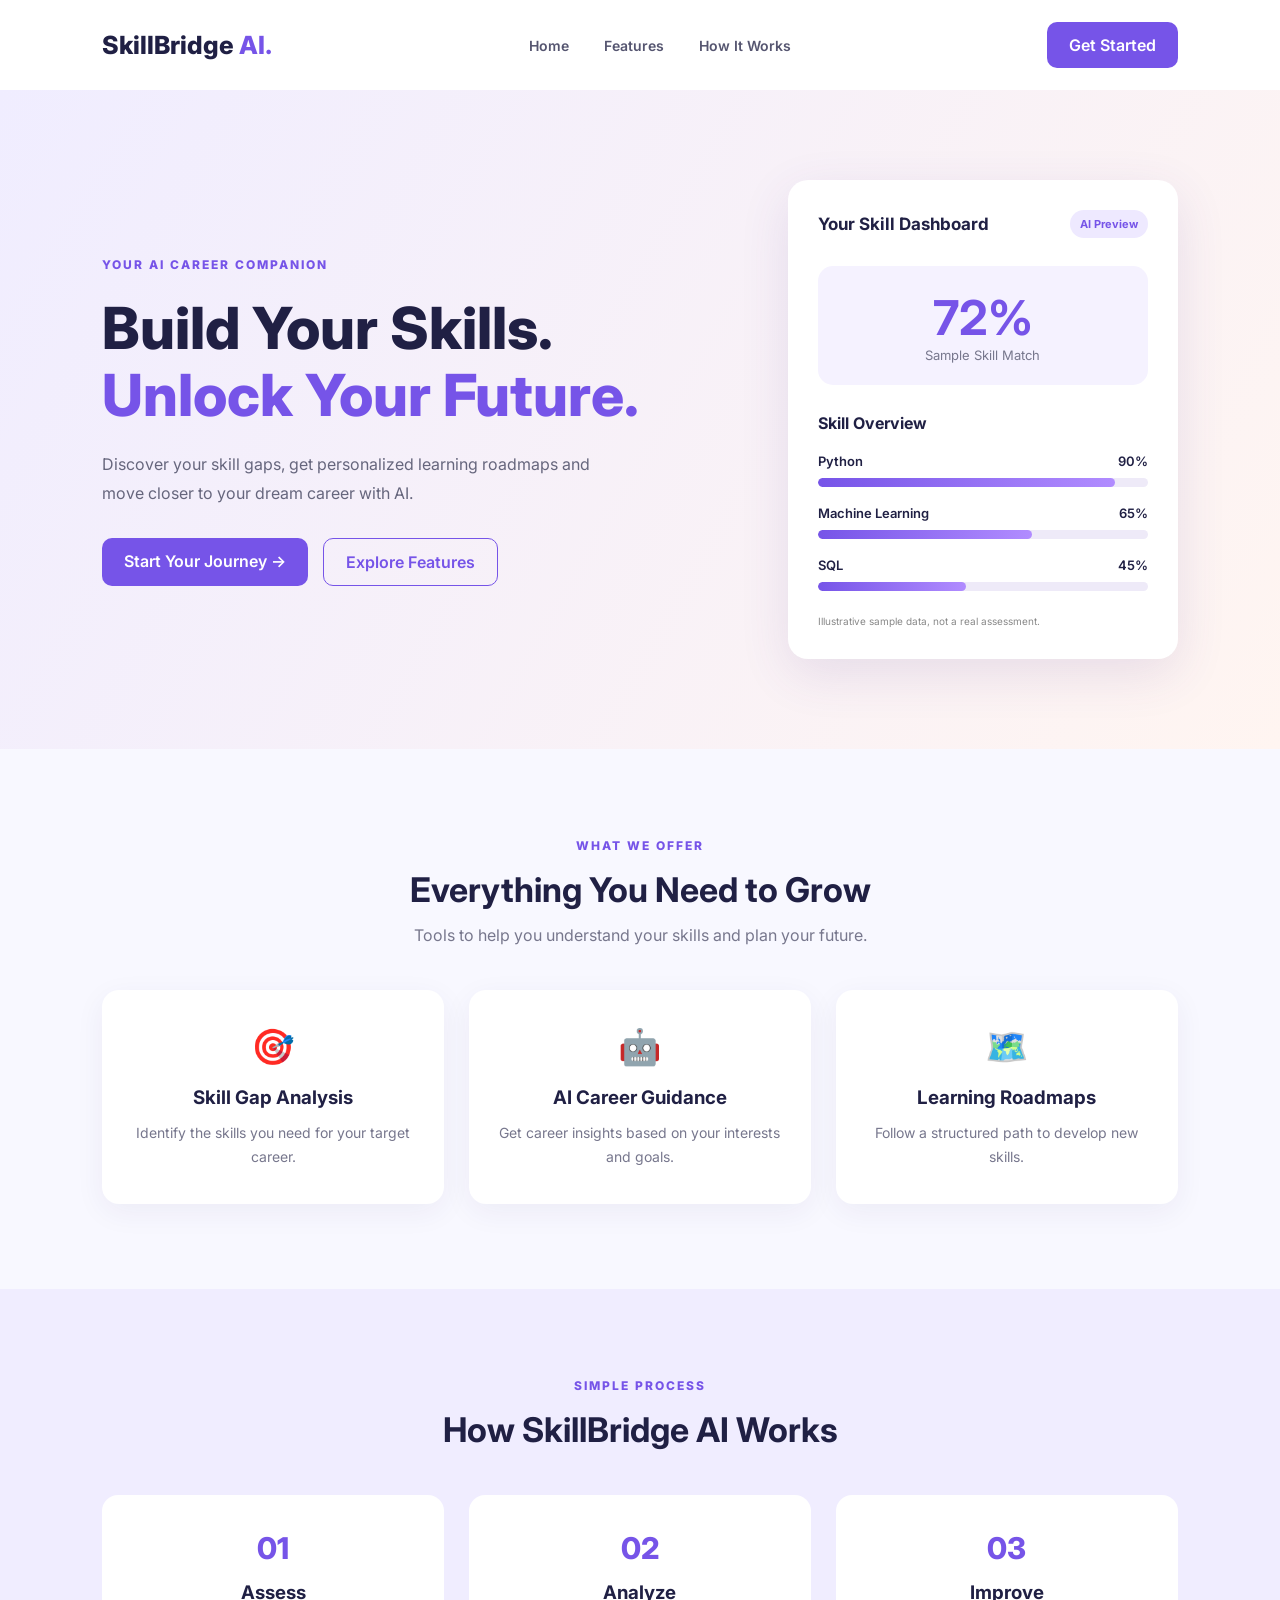
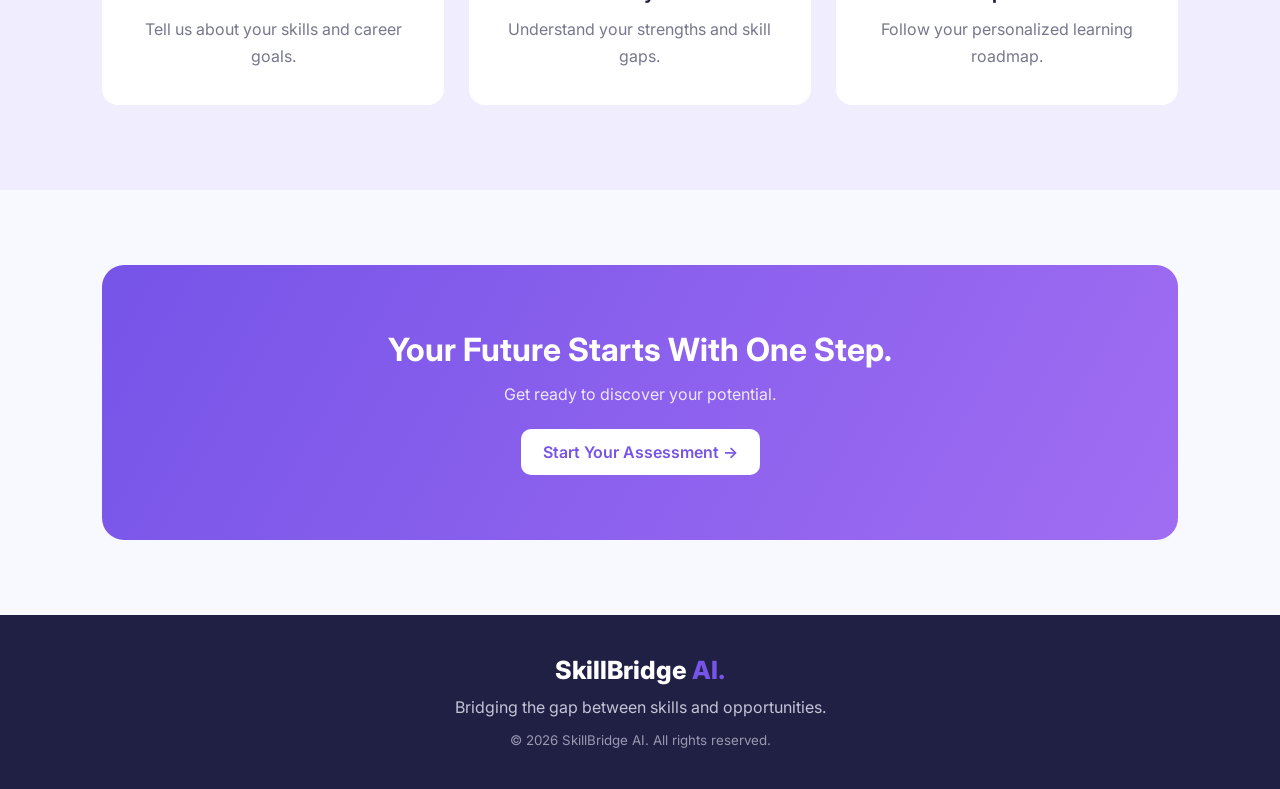
<file: index.html>
<!DOCTYPE html>
<html lang="en">
<head>
    <meta charset="UTF-8">
    <meta name="viewport" content="width=device-width, initial-scale=1.0">
    <title>SkillBridge AI</title>
    <link rel="stylesheet" href="style.css">
</head>
<body>

    <!-- Navigation -->
    <header class="navbar">
        <div class="logo">SkillBridge <span>AI.</span></div>

        <nav>
            <a href="#home">Home</a>
            <a href="#features">Features</a>
            <a href="#how-it-works">How It Works</a>
        </nav>

        <a href="#assessment" class="nav-button">Get Started</a>
    </header>

    <!-- Hero Section -->
    <main>
        <section class="hero" id="home">
            <div class="hero-content">
                <span class="tag">YOUR AI CAREER COMPANION</span>

                <h1>
                    Build Your Skills.<br>
                    <span>Unlock Your Future.</span>
                </h1>

                <p>
                    Discover your skill gaps, get personalized learning
                    roadmaps and move closer to your dream career with AI.
                </p>

                <div class="hero-buttons">
                    <a href="#assessment" class="primary-button">
                        Start Your Journey →
                    </a>
                    <a href="#features" class="secondary-button">
                        Explore Features
                    </a>
                </div>
            </div>

            <div class="dashboard-card">
                <div class="dashboard-top">
                    <h3>Your Skill Dashboard</h3>
                    <span>AI Preview</span>
                </div>

                <div class="score">
                    <strong>72%</strong>
                    <p>Sample Skill Match</p>
                </div>

                <h4>Skill Overview</h4>

                <div class="skill">
                    <div><span>Python</span><span>90%</span></div>
                    <div class="progress"><span style="width:90%"></span></div>
                </div>

                <div class="skill">
                    <div><span>Machine Learning</span><span>65%</span></div>
                    <div class="progress"><span style="width:65%"></span></div>
                </div>

                <div class="skill">
                    <div><span>SQL</span><span>45%</span></div>
                    <div class="progress"><span style="width:45%"></span></div>
                </div>

                <small>Illustrative sample data, not a real assessment.</small>
            </div>
        </section>

        <!-- Features -->
        <section class="features" id="features">
            <div class="section-heading">
                <span class="tag">WHAT WE OFFER</span>
                <h2>Everything You Need to Grow</h2>
                <p>Tools to help you understand your skills and plan your future.</p>
            </div>

            <div class="feature-grid">
                <div class="feature-card">
                    <div class="feature-icon">🎯</div>
                    <h3>Skill Gap Analysis</h3>
                    <p>Identify the skills you need for your target career.</p>
                </div>

                <div class="feature-card">
                    <div class="feature-icon">🤖</div>
                    <h3>AI Career Guidance</h3>
                    <p>Get career insights based on your interests and goals.</p>
                </div>

                <div class="feature-card">
                    <div class="feature-icon">🗺️</div>
                    <h3>Learning Roadmaps</h3>
                    <p>Follow a structured path to develop new skills.</p>
                </div>
            </div>
        </section>

        <!-- How it works -->
        <section class="how-it-works" id="how-it-works">
            <div class="section-heading">
                <span class="tag">SIMPLE PROCESS</span>
                <h2>How SkillBridge AI Works</h2>
            </div>

            <div class="steps">
                <div class="step">
                    <span>01</span>
                    <h3>Assess</h3>
                    <p>Tell us about your skills and career goals.</p>
                </div>

                <div class="step">
                    <span>02</span>
                    <h3>Analyze</h3>
                    <p>Understand your strengths and skill gaps.</p>
                </div>

                <div class="step">
                    <span>03</span>
                    <h3>Improve</h3>
                    <p>Follow your personalized learning roadmap.</p>
                </div>
            </div>
        </section>

        <!-- Call to action -->
        <section class="cta" id="assessment">
            <h2>Your Future Starts With One Step.</h2>
            <p>Get ready to discover your potential.</p>
            <a href="assessment.html" class="primary-button">Start Your Assessment →</a>
        </section>
    </main>

    <footer>
        <div class="logo">SkillBridge <span>AI.</span></div>
        <p>Bridging the gap between skills and opportunities.</p>
        <small>© 2026 SkillBridge AI. All rights reserved.</small>
    </footer>

</body>
</html>
</file>
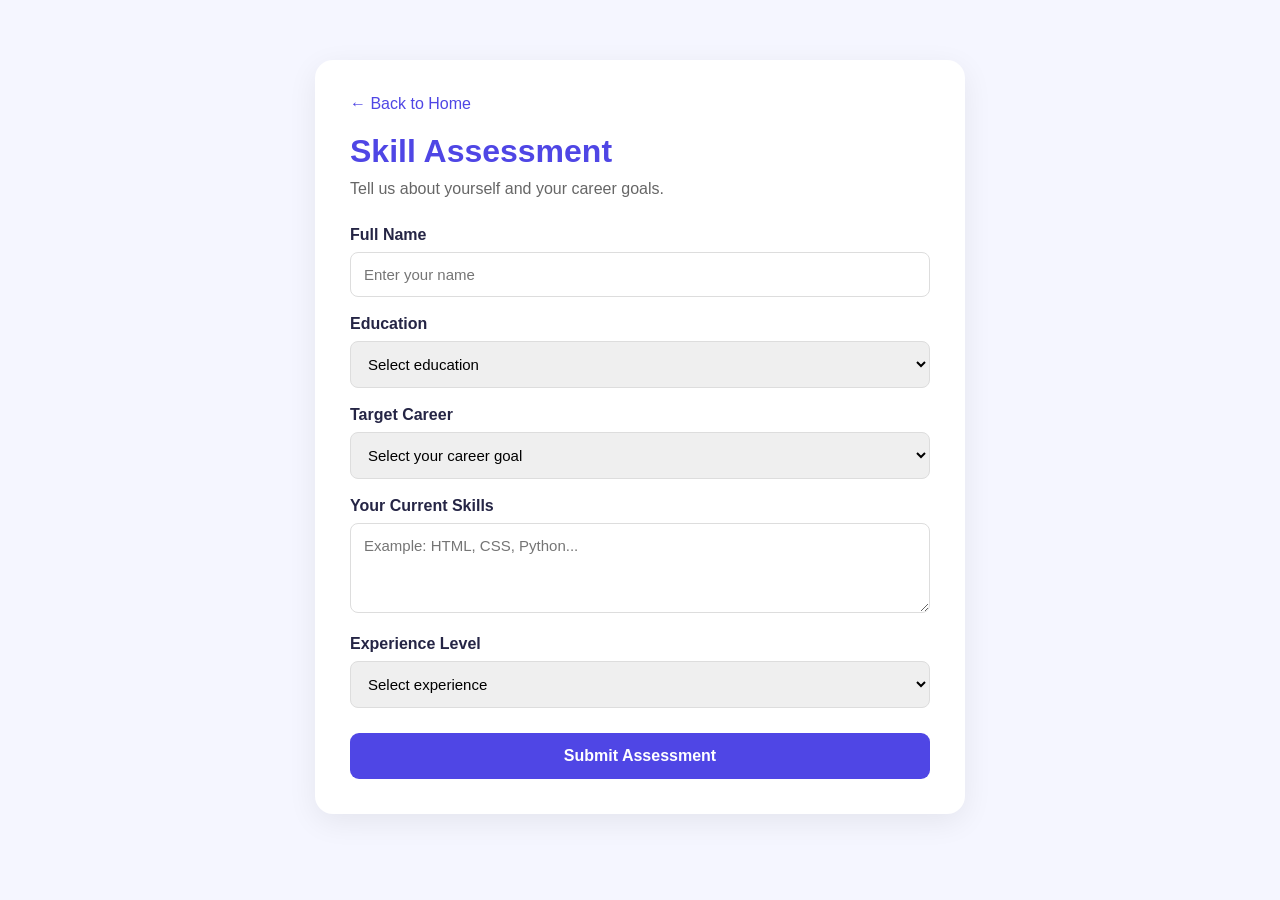
<file: assessment.html>
<!DOCTYPE html>
<html lang="en">
<head>
  <meta charset="UTF-8">
  <meta name="viewport" content="width=device-width, initial-scale=1.0">
  <title>Skill Assessment | SkillBridge AI</title>

  <style>
    * {
      box-sizing: border-box;
      margin: 0;
      padding: 0;
      font-family: Arial, sans-serif;
    }

    body {
      background: #f5f6ff;
      color: #252545;
      padding: 30px 15px;
    }

    .container {
      max-width: 650px;
      margin: 30px auto;
      background: white;
      padding: 35px;
      border-radius: 18px;
      box-shadow: 0 8px 30px rgba(0,0,0,0.07);
    }

    h1 {
      color: #4f46e5;
      margin-bottom: 10px;
    }

    .subtitle {
      color: #666;
      margin-bottom: 28px;
    }

    label {
      display: block;
      font-weight: bold;
      margin: 18px 0 8px;
    }

    input, select, textarea {
      width: 100%;
      padding: 13px;
      border: 1px solid #ddd;
      border-radius: 8px;
      font-size: 15px;
    }

    textarea {
      min-height: 90px;
      resize: vertical;
    }

    button {
      width: 100%;
      padding: 14px;
      margin-top: 25px;
      border: none;
      border-radius: 9px;
      background: #4f46e5;
      color: white;
      font-size: 16px;
      font-weight: bold;
      cursor: pointer;
    }

    button:hover {
      background: #3730a3;
    }

    #result {
      display: none;
      margin-top: 22px;
      padding: 18px;
      background: #eefcf7;
      border-radius: 10px;
      line-height: 1.7;
    }

    .back {
      display: inline-block;
      margin-bottom: 20px;
      color: #4f46e5;
      text-decoration: none;
    }
  </style>
</head>

<body>

  <div class="container">

    <a class="back" href="index.html">← Back to Home</a>

    <h1>Skill Assessment</h1>
    <p class="subtitle">
      Tell us about yourself and your career goals.
    </p>

    <form id="assessmentForm">

      <label for="name">Full Name</label>
      <input type="text" id="name" placeholder="Enter your name" required>

      <label for="education">Education</label>
      <select id="education" required>
        <option value="">Select education</option>
        <option>B.Tech</option>
        <option>BCA</option>
        <option>B.Sc</option>
        <option>MCA</option>
        <option>Other</option>
      </select>

      <label for="career">Target Career</label>
      <select id="career" required>
        <option value="">Select your career goal</option>
        <option>Software Developer</option>
        <option>AI / ML Engineer</option>
        <option>Data Scientist</option>
        <option>Web Developer</option>
        <option>UI / UX Designer</option>
      </select>

      <label for="skills">Your Current Skills</label>
      <textarea id="skills" placeholder="Example: HTML, CSS, Python..." required></textarea>

      <label for="experience">Experience Level</label>
      <select id="experience" required>
        <option value="">Select experience</option>
        <option>Beginner</option>
        <option>Intermediate</option>
        <option>Advanced</option>
      </select>

      <button type="submit">Submit Assessment</button>

    </form>

    <div id="result"></div>

  </div>

  
<script>
document.getElementById("assessmentForm").addEventListener("submit", async function(event) {
    event.preventDefault();

    const name = document.getElementById("name").value;
    const education = document.getElementById("education").value;
    const career = document.getElementById("career").value;
    const skills = document.getElementById("skills").value;
    const experience = document.getElementById("experience").value;

    const assessmentData = {
        name: name,
        education: education,
        career: career,
        skills: skills,
        experience: experience
    };

    try {
        const response = await fetch("http://127.0.0.1:5000/api/assessment", {
            method: "POST",
            headers: {
                "Content-Type": "application/json"
            },
            body: JSON.stringify(assessmentData)
        });

        const result = await response.json();

        if (!response.ok) {
            throw new Error(result.message || "Something went wrong");
        }

        sessionStorage.setItem("name", name);
        sessionStorage.setItem("education", education);
        sessionStorage.setItem("career", career);
        sessionStorage.setItem("skills", skills);
        sessionStorage.setItem("experience", experience);

        sessionStorage.setItem("assessmentData", JSON.stringify(result.assessment));

        window.location.href = "dashboard.html";

    } catch (error) {
        alert("Backend connection failed: " + error.message);
        console.error(error);
    }
});
</script>
</file>
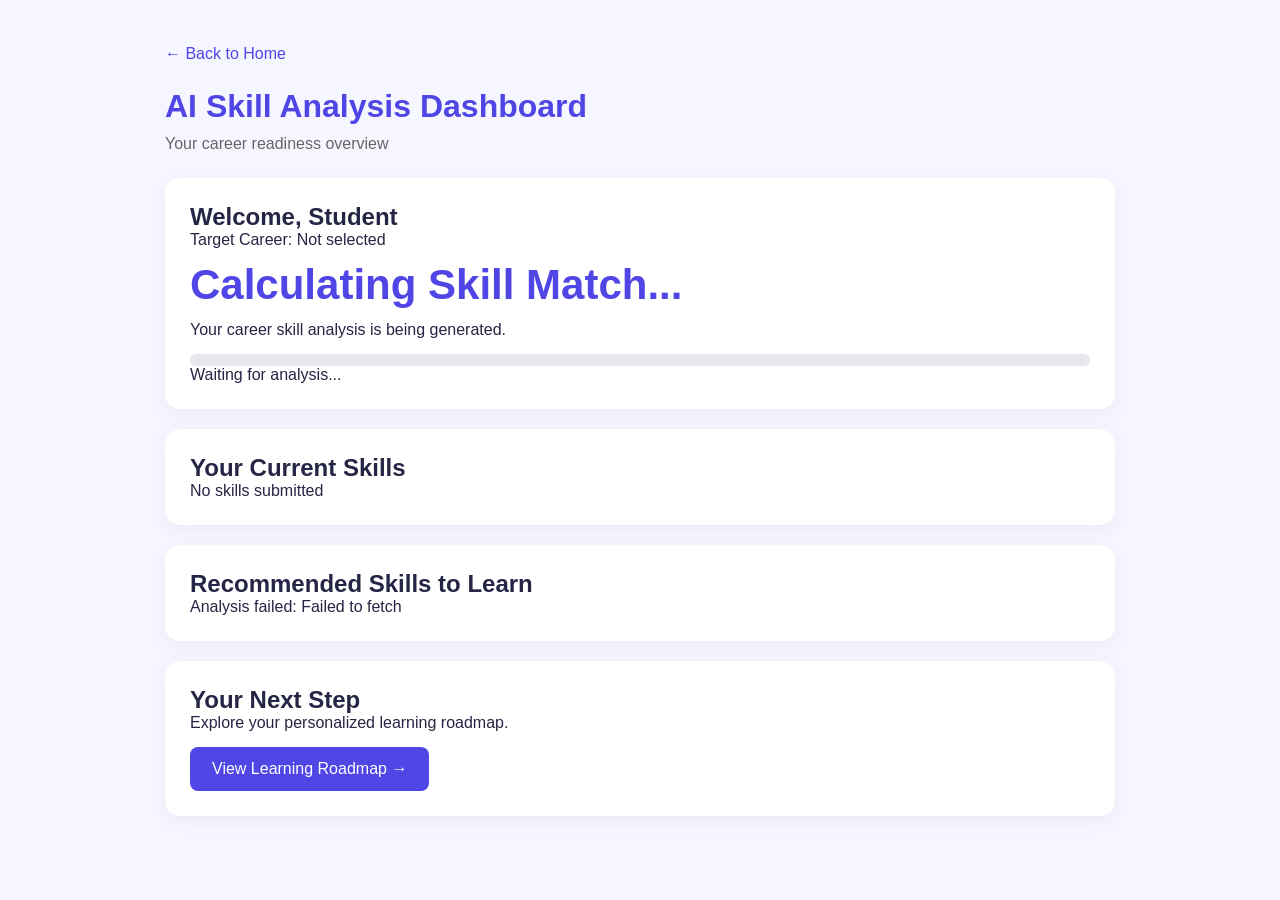
<file: dashboard.html>
<!DOCTYPE html>
<html lang="en">
<head>
  <meta charset="UTF-8">
  <meta name="viewport" content="width=device-width, initial-scale=1.0">
  <title>AI Skill Analysis | SkillBridge AI</title>

  <style>
    * {
      box-sizing: border-box;
      margin: 0;
      padding: 0;
      font-family: Arial, sans-serif;
    }

    body {
      background: #f5f6ff;
      color: #252545;
      padding: 25px;
    }

    .container {
      max-width: 950px;
      margin: 20px auto;
    }

    .back {
      color: #4f46e5;
      text-decoration: none;
      display: inline-block;
      margin-bottom: 25px;
    }

    h1 {
      color: #4f46e5;
      margin-bottom: 10px;
    }

    .subtitle {
      color: #666;
      margin-bottom: 25px;
    }

    .card {
      background: white;
      padding: 25px;
      border-radius: 15px;
      margin-bottom: 20px;
      box-shadow: 0 5px 20px rgba(0,0,0,0.05);
    }

    .score {
      font-size: 42px;
      font-weight: bold;
      color: #4f46e5;
      margin: 12px 0;
    }

    .skill {
      margin: 18px 0;
    }

    .bar {
      background: #e5e7eb;
      height: 10px;
      border-radius: 10px;
      margin-top: 8px;
      overflow: hidden;
    }

    .fill {
      height: 100%;
      background: #4f46e5;
      border-radius: 10px;
    }

    .tag {
      display: inline-block;
      background: #eef2ff;
      color: #4f46e5;
      padding: 8px 12px;
      border-radius: 20px;
      margin: 5px;
    }

    .note {
      color: #777;
      font-size: 13px;
      margin-top: 15px;
    }
  </style>
</head>

<body>
  <div class="container">

    <a href="index.html" class="back">← Back to Home</a>

    <h1>AI Skill Analysis Dashboard</h1>
    <p class="subtitle">Your career readiness overview</p>

    <div class="card">
      <h2 id="welcome">Welcome!</h2>
      <p id="career">Target Career: Loading...</p>
      
<div class="score" id="matchScore">Calculating Skill Match...</div>

<p id="analysisDescription">
    Your career skill analysis is being generated.
</p>

<div style="margin-top:15px;">
    <div style="background:#e5e7eb; height:12px; border-radius:10px; overflow:hidden;">
        <div id="matchBar" style="width:0%; height:100%; background:#4f46e5; border-radius:10px;"></div>
    </div>
    <p id="matchDetails">Waiting for analysis...</p>
</div>

    </div>

    <div class="card">
      <h2>Your Current Skills</h2>
      <p id="skills">Loading skills...</p>
    </div>

    <div class="card">
      <h2>Recommended Skills to Learn</h2>
      <div id="recommendations"></div>
    </div>

    <div class="card">
  <h2>Your Next Step</h2>
  <p>Explore your personalized learning roadmap.</p>

  <a href="roadmap.html" style="
    display:inline-block;
    margin-top:15px;
    padding:13px 22px;
    background:#4f46e5;
    color:white;
    text-decoration:none;
    border-radius:8px;
  ">
    View Learning Roadmap →
  </a>
</div>

  </div>


<script>
async function loadDashboard() {
    const name = sessionStorage.getItem("name") || "Student";
    const career = sessionStorage.getItem("career") || "Not selected";
    const skills = sessionStorage.getItem("skills") || "";

    document.getElementById("welcome").textContent = "Welcome, " + name;
    document.getElementById("career").textContent = "Target Career: " + career;
    document.getElementById("skills").textContent = skills || "No skills submitted";

    const recommendationBox = document.getElementById("recommendations");
    recommendationBox.textContent = "Analyzing your skills...";

    try {
        const response = await fetch("http://127.0.0.1:5000/api/analyze", {
            method: "POST",
            headers: {
                "Content-Type": "application/json"
            },
            body: JSON.stringify({
                career: career,
                skills: skills
            })
        });

        const result = await response.json();

        if (!response.ok) {
            throw new Error(result.message || "Analysis failed");
        }
        const percentage = result.total_required > 0
    ? Math.round((result.matched_count / result.total_required) * 100)
    : 0;

document.getElementById("matchScore").textContent =
    percentage + "% Skill Match";

document.getElementById("analysisDescription").textContent =
    "Your skill analysis for " + career + " is complete.";

document.getElementById("matchBar").style.width =
    percentage + "%";

document.getElementById("matchDetails").textContent =
    result.matched_count + " out of " +
    result.total_required + " required skills matched.";

        recommendationBox.replaceChildren();

        function addSkill(title, skillList) {
            const heading = document.createElement("h3");
            heading.textContent = title;
            recommendationBox.appendChild(heading);

            if (skillList.length === 0) {
                const message = document.createElement("p");
                message.textContent = "No skills identified in this category.";
                recommendationBox.appendChild(message);
                return;
            }

            skillList.forEach(skill => {
                const tag = document.createElement("span");
                tag.className = "tag";
                tag.textContent = skill;
                recommendationBox.appendChild(tag);
            });
        }

        addSkill("Already Known", result.known_skills);
        addSkill("Skills to Learn", result.missing_skills);

        sessionStorage.setItem(
            "missingSkills",
            JSON.stringify(result.missing_skills)
        );

        sessionStorage.setItem(
            "analysisResult",
            JSON.stringify(result)
        );

    } catch (error) {
        recommendationBox.textContent =
            "Analysis failed: " + error.message;

        console.error(error);
    }
}

loadDashboard();
</script>
</body>
</html>
</file>
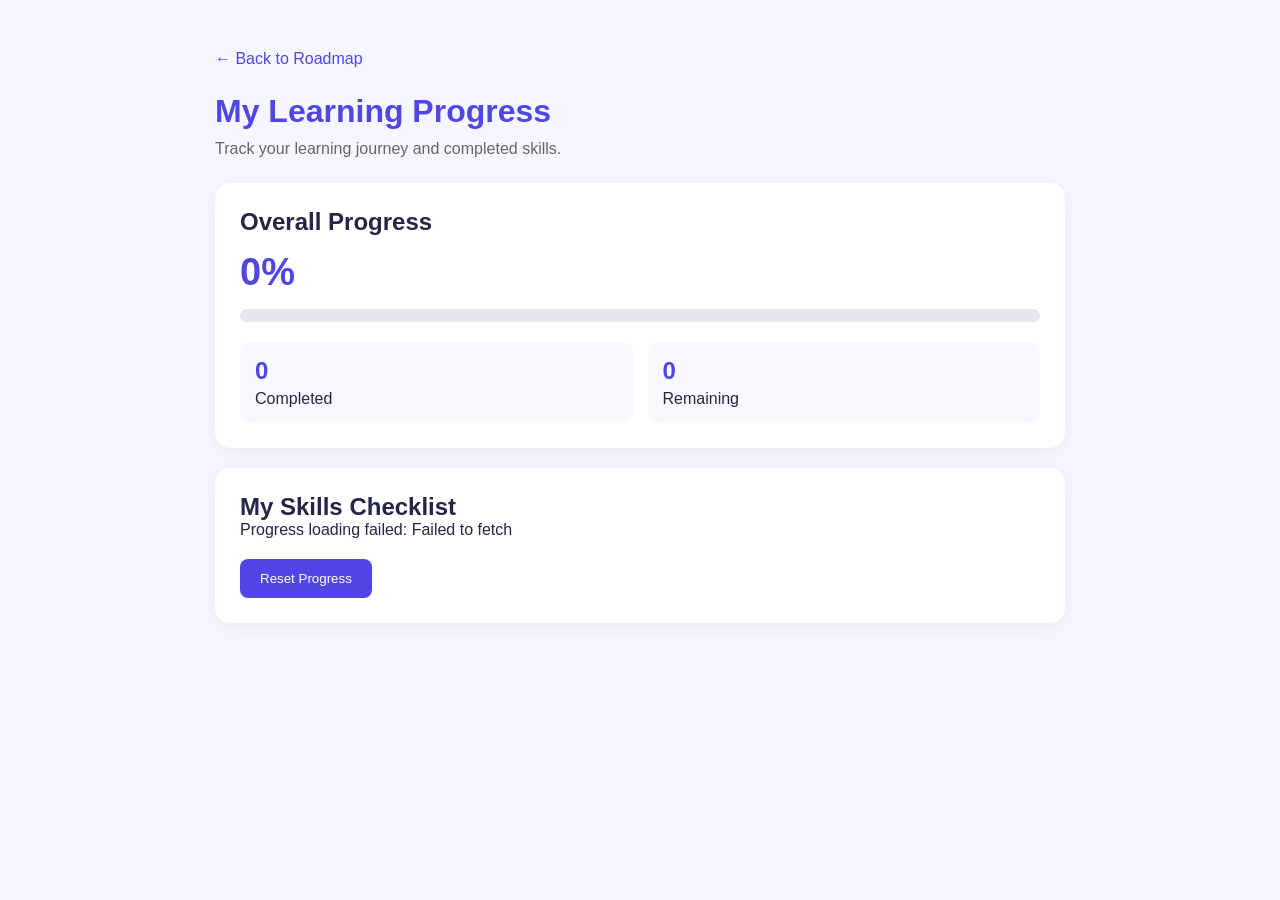
<file: progress.html>
<!DOCTYPE html>
<html lang="en">
<head>
<meta charset="UTF-8">
<meta name="viewport" content="width=device-width, initial-scale=1.0">
<title>Progress Tracker | SkillBridge AI</title>

<style>
* {
  margin: 0;
  padding: 0;
  box-sizing: border-box;
  font-family: Arial, sans-serif;
}

body {
  background: #f5f6ff;
  color: #252545;
  padding: 25px;
}

.container {
  max-width: 850px;
  margin: 25px auto;
}

.back {
  display: inline-block;
  color: #4f46e5;
  text-decoration: none;
  margin-bottom: 25px;
}

h1 {
  color: #4f46e5;
  margin-bottom: 10px;
}

.subtitle {
  color: #666;
  margin-bottom: 25px;
}

.card {
  background: white;
  padding: 25px;
  border-radius: 15px;
  margin-bottom: 20px;
  box-shadow: 0 5px 20px rgba(0,0,0,0.05);
}

.progress-number {
  font-size: 38px;
  font-weight: bold;
  color: #4f46e5;
  margin: 15px 0;
}

.progress-bar {
  width: 100%;
  height: 13px;
  background: #e5e7eb;
  border-radius: 20px;
  overflow: hidden;
}

.progress-fill {
  height: 100%;
  width: 0%;
  background: #4f46e5;
  transition: width 0.3s;
}

.skill-item {
  display: flex;
  align-items: center;
  gap: 12px;
  padding: 15px 0;
  border-bottom: 1px solid #eee;
}

.skill-item:last-child {
  border-bottom: none;
}

.skill-item input {
  width: 18px;
  height: 18px;
  accent-color: #4f46e5;
  cursor: pointer;
}

.skill-item label {
  cursor: pointer;
}

.stats {
  display: flex;
  gap: 15px;
  margin-top: 20px;
}

.stat {
  flex: 1;
  background: #f8f8ff;
  padding: 15px;
  border-radius: 10px;
}

.stat h2 {
  color: #4f46e5;
  margin-bottom: 5px;
}

button {
  background: #4f46e5;
  color: white;
  border: none;
  padding: 12px 20px;
  border-radius: 8px;
  cursor: pointer;
  margin-top: 20px;
}

button:hover {
  background: #3730a3;
}

</style>
</head>

<body>
<div class="container">

<a href="roadmap.html" class="back">← Back to Roadmap</a>

<h1>My Learning Progress</h1>
<p class="subtitle">Track your learning journey and completed skills.</p>

<div class="card">
  <h2>Overall Progress</h2>
  <div class="progress-number" id="percentage">0%</div>

  <div class="progress-bar">
    <div class="progress-fill" id="progressFill"></div>
  </div>

  <div class="stats">
    <div class="stat">
      <h2 id="completed">0</h2>
      <p>Completed</p>
    </div>

    <div class="stat">
      <h2 id="pending">0</h2>
      <p>Remaining</p>
    </div>
  </div>
</div>

<div class="card">
  <h2>My Skills Checklist</h2>
  <div id="skillList"></div>

  <button id="resetButton">Reset Progress</button>
</div>

</div>

<script>

const career = sessionStorage.getItem("career") || "Not selected";

const savedSkills = JSON.parse(
    sessionStorage.getItem("missingSkills") || "[]"
);

const defaultPaths = {
    "AI / ML Engineer": ["Python", "Mathematics", "Machine Learning", "SQL"],
    "Software Developer": ["Programming", "Data Structures", "Git", "Problem Solving"],
    "Data Scientist": ["Python", "Statistics", "SQL", "Data Visualization"],
    "Web Developer": ["HTML", "CSS", "JavaScript", "React"],
    "UI / UX Designer": ["Figma", "Wireframing", "Prototyping", "User Research"]
};

const skills = savedSkills.length > 0
    ? savedSkills
    : (defaultPaths[career] || ["Fundamentals", "Core Skills", "Practice", "Projects"]);

let completedSkills = [];

const skillList = document.getElementById("skillList");

async function saveProgress() {
    const response = await fetch("http://127.0.0.1:5000/api/progress", {
        method: "POST",
        headers: {
            "Content-Type": "application/json"
        },
        body: JSON.stringify({
            career: career,
            completed_skills: completedSkills
        })
    });

    const result = await response.json();

    if (!response.ok) {
        throw new Error(result.message || "Could not save progress");
    }

    return result;
}

function renderProgress() {
    skillList.replaceChildren();

    skills.forEach(skill => {
        const item = document.createElement("div");
        item.className = "skill-item";

        const checkbox = document.createElement("input");
        checkbox.type = "checkbox";
        checkbox.checked = completedSkills.includes(skill);
        checkbox.id = "skill-" + skill;

        checkbox.addEventListener("change", async () => {
            if (checkbox.checked) {
                if (!completedSkills.includes(skill)) {
                    completedSkills.push(skill);
                }
            } else {
                completedSkills = completedSkills.filter(s => s !== skill);
            }

            renderProgress();

            try {
                await saveProgress();
            } catch (error) {
                alert("Progress save failed: " + error.message);
            }
        });

        const label = document.createElement("label");
        label.htmlFor = checkbox.id;
        label.textContent = skill;

        item.append(checkbox, label);
        skillList.appendChild(item);
    });

    const total = skills.length;
    const done = completedSkills.length;
    const percent = total > 0 ? Math.round((done / total) * 100) : 0;

    document.getElementById("percentage").textContent = percent + "%";
    document.getElementById("progressFill").style.width = percent + "%";
    document.getElementById("completed").textContent = done;
    document.getElementById("pending").textContent = total - done;
}

async function loadProgress() {
    skillList.textContent = "Loading progress...";

    try {
        const response = await fetch(
            "http://127.0.0.1:5000/api/progress?career=" +
            encodeURIComponent(career)
        );

        const result = await response.json();

        if (!response.ok) {
            throw new Error(result.message || "Could not load progress");
        }

        completedSkills = result.completed_skills || [];
        renderProgress();

    } catch (error) {
        skillList.textContent = "Progress loading failed: " + error.message;
        console.error(error);
    }
}

document.getElementById("resetButton").addEventListener("click", async () => {
    completedSkills = [];
    renderProgress();

    try {
        await saveProgress();
    } catch (error) {
        alert("Reset failed: " + error.message);
    }
});

loadProgress();

</script>

</body>
</html>
</file>
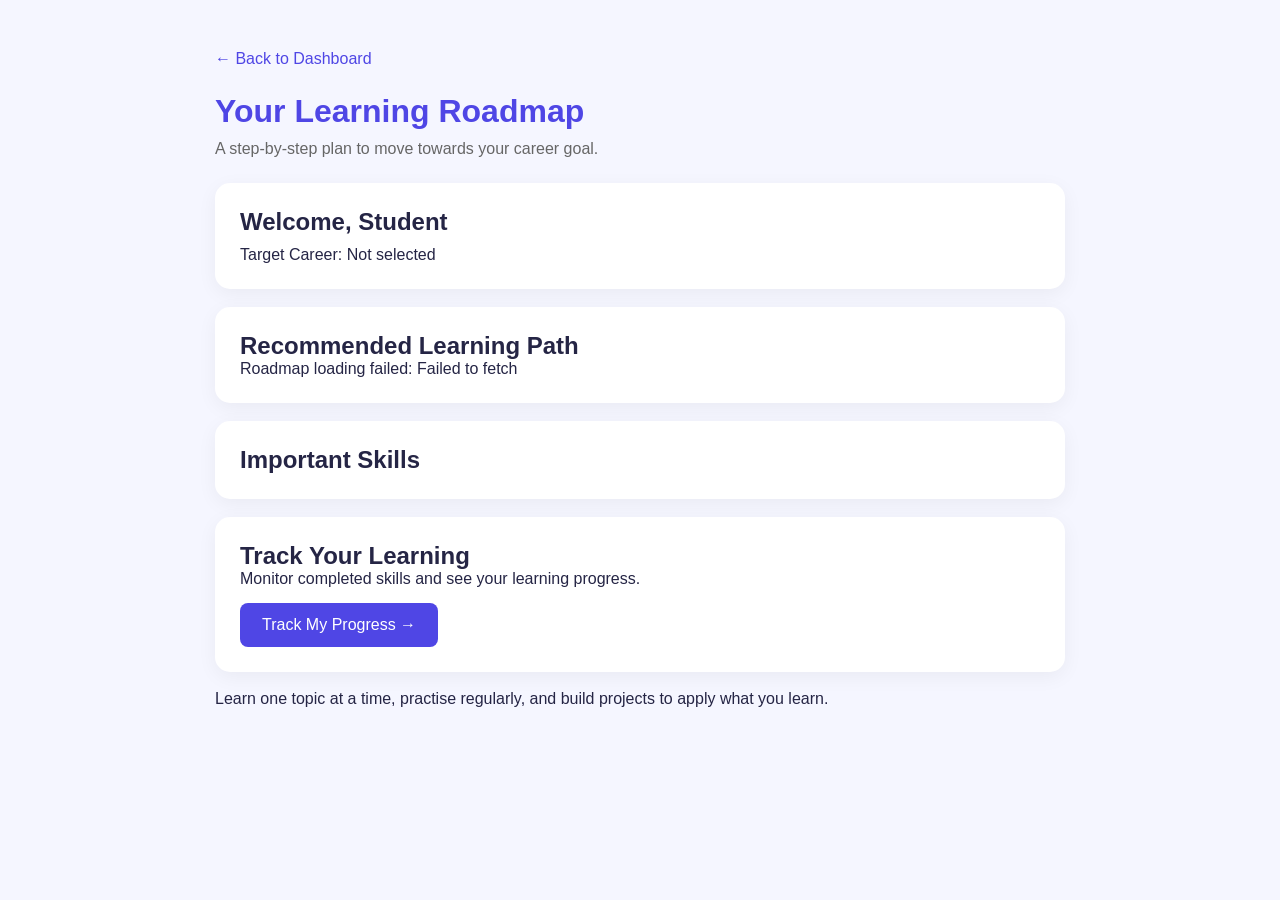
<file: roadmap.html>
<!DOCTYPE html>
<html lang="en">
<head>
<meta charset="UTF-8">
<meta name="viewport" content="width=device-width, initial-scale=1.0">
<title>Learning Roadmap | SkillBridge AI</title>

<style>
* {
  margin: 0;
  padding: 0;
  box-sizing: border-box;
  font-family: Arial, sans-serif;
}

body {
  background: #f5f6ff;
  color: #252545;
  padding: 25px;
}

.container {
  max-width: 850px;
  margin: 25px auto;
}

.back {
  color: #4f46e5;
  text-decoration: none;
  display: inline-block;
  margin-bottom: 25px;
}

h1 {
  color: #4f46e5;
  margin-bottom: 10px;
}

.subtitle {
  color: #666;
  margin-bottom: 25px;
}

.card {
  background: white;
  padding: 25px;
  margin-bottom: 18px;
  border-radius: 15px;
  box-shadow: 0 5px 20px rgba(0,0,0,0.05);
}

.step {
  border-left: 4px solid #4f46e5;
  padding: 15px 20px;
  margin-top: 18px;
  background: #f8f8ff;
  border-radius: 8px;
}

.step h3 {
  margin-bottom: 8px;
  color: #4f46e5;
}

.step p {
  color: #666;
  line-height: 1.6;
}

.tag {
  display: inline-block;
  background: #eef2ff;
  color: #4f46e5;
  padding: 7px 12px;
  border-radius: 20px;
  margin: 5px 3px;
}

button {
  background: #4f46e5;
  color: white;
  padding: 13px 22px;
  border: none;
  border-radius: 8px;
  cursor: pointer;
  margin-top: 15px;
  font-size: 15px;
}

button:hover {
  background: #3730a3;
}

</style>
</head>

<body>
<div class="container">

<a href="dashboard.html" class="back">← Back to Dashboard</a>

<h1>Your Learning Roadmap</h1>
<p class="subtitle">A step-by-step plan to move towards your career goal.</p>

<div class="card">
  <h2 id="welcome">Welcome, Student!</h2>
  <p id="career" style="margin-top:10px;">Target Career: Loading...</p>
</div>

<div class="card">
  <h2>Recommended Learning Path</h2>
  <div id="roadmap"></div>
</div>

<div class="card">
  <h2>Important Skills</h2>
  <div id="skills"></div>
</div>

<div class="card">
  <h2>Track Your Learning</h2>
  <p>Monitor completed skills and see your learning progress.</p>

  <a href="progress.html" style="
    display:inline-block;
    margin-top:15px;
    padding:13px 22px;
    background:#4f46e5;
    color:white;
    text-decoration:none;
    border-radius:8px;
  ">
    Track My Progress →
  </a>
</div>
  <p>Learn one topic at a time, practise regularly, and build projects to apply what you learn.</p>
</div>

</div>

<script>

async function loadRoadmap() {
    const name = sessionStorage.getItem("name") || "Student";
    const career = sessionStorage.getItem("career") || "Not selected";

    const missingSkills = JSON.parse(
        sessionStorage.getItem("missingSkills") || "[]"
    );

    document.getElementById("welcome").textContent =
        "Welcome, " + name;

    document.getElementById("career").textContent =
        "Target Career: " + career;

    const roadmapBox = document.getElementById("roadmap");
    const skillsBox = document.getElementById("skills");

    roadmapBox.textContent = "Generating your roadmap...";
    skillsBox.replaceChildren();

    try {
        const response = await fetch(
            "http://127.0.0.1:5000/api/roadmap",
            {
                method: "POST",
                headers: {
                    "Content-Type": "application/json"
                },
                body: JSON.stringify({
                    career: career,
                    missing_skills: missingSkills
                })
            }
        );

        const result = await response.json();

        if (!response.ok) {
            throw new Error(result.message || "Roadmap generation failed");
        }

        roadmapBox.replaceChildren();

        result.roadmap.forEach(item => {
            const step = document.createElement("div");
            step.className = "step";

            const heading = document.createElement("h3");
            heading.textContent =
                "Week " + item.week + ": " + item.skill;

            const description = document.createElement("p");
            description.textContent =
                item.focus + ". " + item.task;

            step.append(heading, description);
            roadmapBox.appendChild(step);

            const tag = document.createElement("span");
            tag.className = "tag";
            tag.textContent = item.skill;
            skillsBox.appendChild(tag);
        });

        if (result.roadmap.length === 0) {
            roadmapBox.textContent =
                "No missing skills found. You have matched all required skills!";
            skillsBox.textContent = "All required skills matched.";
        }

    } catch (error) {
        roadmapBox.textContent =
            "Roadmap loading failed: " + error.message;

        console.error(error);
    }
}

loadRoadmap();

</script>

</body>
</html>
</file>
<file: style.css>
@import url('https://fonts.googleapis.com/css2?family=Inter:wght@400;500;600;700;800&display=swap');

* {
    margin: 0;
    padding: 0;
    box-sizing: border-box;
}

html {
    scroll-behavior: smooth;
}

body {
    font-family: 'Inter', sans-serif;
    background: #f8f8ff;
    color: #202044;
}

/* Navigation */

.navbar {
    display: flex;
    justify-content: space-between;
    align-items: center;
    padding: 22px 8%;
    background: white;
}

.logo {
    font-size: 25px;
    font-weight: 800;
}

.logo span {
    color: #7654e8;
}

nav {
    display: flex;
    gap: 35px;
}

nav a {
    text-decoration: none;
    color: #555570;
    font-size: 14px;
    font-weight: 600;
}

nav a:hover {
    color: #7654e8;
}

.nav-button,
.primary-button {
    background: #7654e8;
    color: white;
    padding: 13px 22px;
    border-radius: 10px;
    text-decoration: none;
    font-weight: 600;
    display: inline-block;
}

.nav-button:hover,
.primary-button:hover {
    background: #6040cf;
}

/* Hero section */

.hero {
    min-height: 570px;
    padding: 90px 8%;
    display: flex;
    align-items: center;
    justify-content: space-between;
    gap: 55px;
    background: linear-gradient(120deg, #f0edff, #fff5f1);
}

.hero-content {
    max-width: 570px;
}

.tag {
    color: #7654e8;
    font-size: 12px;
    font-weight: 800;
    letter-spacing: 2px;
}

.hero h1 {
    font-size: clamp(38px, 5vw, 58px);
    line-height: 1.15;
    margin: 22px 0;
    font-weight: 800;
}

.hero h1 span {
    color: #7654e8;
}

.hero-content > p {
    color: #66667d;
    line-height: 1.8;
    font-size: 16px;
    max-width: 490px;
}

.hero-buttons {
    display: flex;
    gap: 15px;
    margin-top: 30px;
    flex-wrap: wrap;
}

.secondary-button {
    border: 1px solid #7654e8;
    color: #7654e8;
    padding: 13px 22px;
    border-radius: 10px;
    text-decoration: none;
    font-weight: 600;
}

/* Dashboard card */

.dashboard-card {
    background: white;
    padding: 30px;
    border-radius: 20px;
    width: 390px;
    max-width: 100%;
    box-shadow: 0 15px 50px rgba(80, 60, 150, 0.12);
}

.dashboard-top {
    display: flex;
    justify-content: space-between;
    align-items: center;
    gap: 10px;
}

.dashboard-top h3 {
    font-size: 17px;
}

.dashboard-top span {
    background: #eee9ff;
    color: #7654e8;
    padding: 7px 10px;
    border-radius: 20px;
    font-size: 11px;
    font-weight: 700;
}

.score {
    text-align: center;
    margin: 28px 0;
    padding: 22px;
    background: #f5f2ff;
    border-radius: 15px;
}

.score strong {
    font-size: 48px;
    color: #7654e8;
}

.score p {
    color: #77778d;
    font-size: 13px;
}

.dashboard-card h4 {
    margin-bottom: 20px;
}

.skill {
    margin-bottom: 18px;
}

.skill > div:first-child {
    display: flex;
    justify-content: space-between;
    margin-bottom: 9px;
    font-size: 13px;
    font-weight: 600;
}

.progress {
    height: 9px;
    background: #eeeaf8;
    border-radius: 20px;
    overflow: hidden;
}

.progress span {
    display: block;
    height: 100%;
    background: linear-gradient(90deg, #7654e8, #b18cff);
    border-radius: 20px;
}

.dashboard-card small {
    color: #888;
    font-size: 10px;
}

/* Features */

.features {
    padding: 85px 8%;
    text-align: center;
}

.section-heading h2 {
    font-size: 34px;
    margin: 15px 0;
}

.section-heading p {
    color: #77778d;
}

.feature-grid {
    display: grid;
    grid-template-columns: repeat(3, 1fr);
    gap: 25px;
    margin-top: 45px;
}

.feature-card {
    background: white;
    padding: 35px 25px;
    border-radius: 17px;
    box-shadow: 0 8px 30px rgba(50, 40, 100, 0.06);
    transition: transform 0.3s;
}

.feature-card:hover {
    transform: translateY(-7px);
}

.feature-icon {
    font-size: 35px;
    margin-bottom: 18px;
}

.feature-card h3 {
    margin-bottom: 12px;
}

.feature-card p {
    color: #77778d;
    line-height: 1.7;
    font-size: 14px;
}

/* How it works */

.how-it-works {
    padding: 85px 8%;
    text-align: center;
    background: #f0edff;
}

.steps {
    display: grid;
    grid-template-columns: repeat(3, 1fr);
    gap: 25px;
    margin-top: 45px;
}

.step {
    background: white;
    padding: 35px 20px;
    border-radius: 16px;
}

.step > span {
    display: inline-block;
    color: #7654e8;
    font-size: 30px;
    font-weight: 800;
    margin-bottom: 15px;
}

.step p {
    color: #77778d;
    margin-top: 12px;
    line-height: 1.7;
}

/* Call to action */

.cta {
    margin: 75px 8%;
    padding: 65px 25px;
    text-align: center;
    border-radius: 22px;
    color: white;
    background: linear-gradient(120deg, #7654e8, #a06df2);
}

.cta h2 {
    font-size: 32px;
    margin-bottom: 15px;
}

.cta p {
    margin-bottom: 25px;
    color: #eee8ff;
}

.cta .primary-button {
    background: white;
    color: #7654e8;
}

/* Footer */

footer {
    background: #202044;
    color: white;
    padding: 40px 8%;
    text-align: center;
}

footer p {
    color: #c4c3d6;
    margin: 12px 0;
}

footer small {
    color: #9998b1;
}

/* Mobile responsive */

@media (max-width: 850px) {
    .hero {
        flex-direction: column;
        text-align: center;
        padding: 65px 6%;
    }

    .hero-content > p {
        margin: auto;
    }

    .hero-buttons {
        justify-content: center;
    }

    .feature-grid,
    .steps {
        grid-template-columns: 1fr;
    }

    nav {
        display: none;
    }

    .navbar {
        padding: 18px 5%;
    }
}

@media (max-width: 480px) {
    .nav-button {
        padding: 10px 13px;
        font-size: 12px;
    }

    .dashboard-card {
        padding: 22px;
    }

    .section-heading h2 {
        font-size: 27px;
    }

    .cta h2 {
        font-size: 25px;
    }
}
</file>
